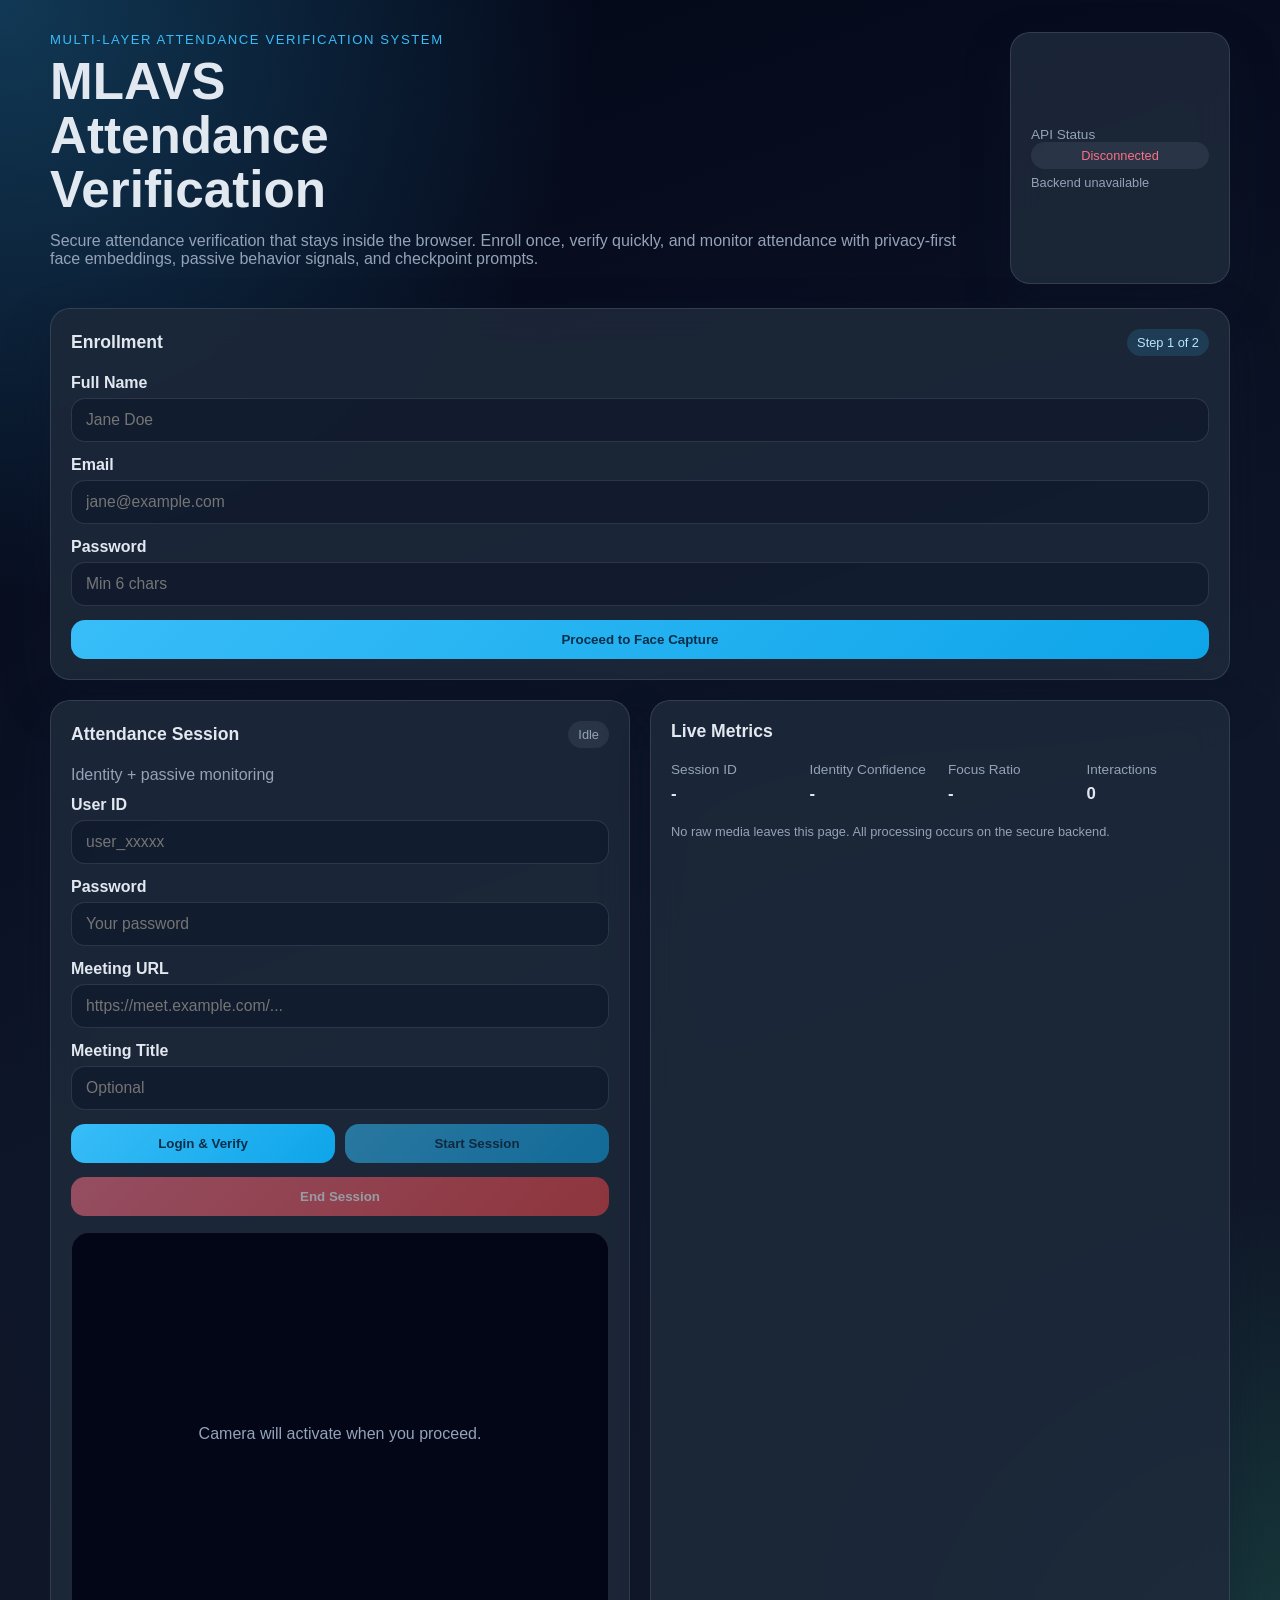
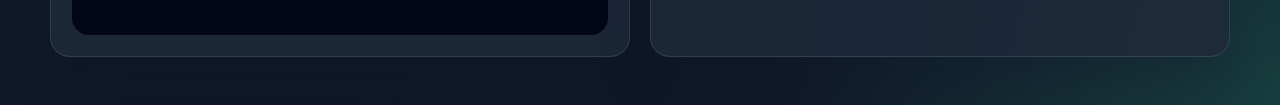
<file: frontend/index.html>
<!DOCTYPE html>
<html lang="en">
<head>
  <meta charset="UTF-8" />
  <meta name="viewport" content="width=device-width, initial-scale=1.0" />
  <title>MLAVS Attendance Verification</title>
  <link rel="stylesheet" href="styles.css" />
</head>
<body>
  <div class="app-shell">
    <header class="hero">
      <div>
        <p class="eyebrow">Multi-Layer Attendance Verification System</p>
        <h1>MLAVS Attendance Verification</h1>
        <p class="hero-copy">
          Secure attendance verification that stays inside the browser.
          Enroll once, verify quickly, and monitor attendance with privacy-first face embeddings,
          passive behavior signals, and checkpoint prompts.
        </p>
      </div>
      <div class="status-card">
        <div class="status-label">API Status</div>
        <div id="healthStatus" class="badge muted-badge">Checking...</div>
        <div id="healthHint" class="muted" style="margin-top:6px;font-size:0.8rem;">Waiting for backend</div>
      </div>
    </header>

    <main class="grid">
      <!-- ENROLLMENT PANEL -->
      <section class="panel wide" id="enrollmentPanel">
        <div class="panel-heading">
          <h2>Enrollment</h2>
          <span id="enrollmentStepNum" class="badge">Step 1 of 2</span>
        </div>

        <!-- Step 1: Info -->
        <div id="enrollmentStep1" class="stack">
          <label>Full Name <input id="enrollFullName" type="text" placeholder="Jane Doe" required /></label>
          <label>Email <input id="enrollEmail" type="email" placeholder="jane@example.com" required /></label>
          <label>Password <input id="enrollPassword" type="password" placeholder="Min 6 chars" required /></label>
          <button id="proceedToCameraBtn" class="primary">Proceed to Face Capture</button>
        </div>

        <!-- Step 2: Camera -->
        <div id="enrollmentStep2" class="stack hidden">
          <p id="enrollmentPrompt" class="muted" style="margin:0;">Position your face in the center. Good lighting helps.</p>
          <div class="camera-frame">
            <video id="enrollVideo" autoplay playsinline muted></video>
            <canvas id="enrollOverlay" style="display:none;"></canvas>
          </div>
          <div class="progress-row">
            <progress id="enrollmentProgress" value="0" max="5"></progress>
            <span id="enrollmentCount" class="muted">0 / 5</span>
          </div>
          <button id="startEnrollmentBtn" class="primary">Start Capture</button>
          <button id="retryEnrollmentBtn" class="hidden subtle-btn">Retry Current Pose</button>
        </div>

        <div id="generatedUserIdCard" class="result-card hidden">
          <h3>✓ Enrollment Complete!</h3>
          <p>Your User ID (copy this for future logins):</p>
          <code id="generatedUserId" style="word-break:break-all;"></code>
          <button id="copyUserIdBtn" class="subtle-btn" style="margin-top:8px;">Copy</button>
        </div>
      </section>

      <!-- ATTENDANCE PANEL -->
      <section class="panel" id="attendancePanel">
        <div class="panel-heading">
          <h2>Attendance Session</h2>
          <span id="sessionBadge" class="badge muted-badge">Idle</span>
        </div>
        <p class="muted" style="margin:0 0 12px;">Identity + passive monitoring</p>
        
        <div class="stack">
          <label>User ID <input id="loginUserId" type="text" placeholder="user_xxxxx" required /></label>
          <label>Password <input id="loginPassword" type="password" placeholder="Your password" required /></label>
          <label>Meeting URL <input id="meetingUrl" type="url" placeholder="https://meet.example.com/..." required /></label>
          <label>Meeting Title <input id="meetingTitle" type="text" placeholder="Optional" /></label>
          
          <div style="display:flex;gap:10px;">
            <button id="loginBtn" class="primary" style="flex:1;">Login & Verify</button>
            <button id="startAttendanceBtn" class="primary" disabled style="flex:1;">Start Session</button>
          </div>
          <button id="endSessionBtn" class="danger" disabled>End Session</button>
        </div>

        <div class="camera-frame" style="margin-top:16px;">
          <video id="attendanceVideo" autoplay playsinline muted style="display:none;"></video>
          <div id="cameraHint" class="muted" style="position:absolute;inset:0;display:flex;align-items:center;justify-content:center;">
            Camera will activate when you proceed.
          </div>
        </div>
      </section>

      <!-- STATS PANEL -->
      <section class="panel">
        <div class="panel-heading"><h3>Live Metrics</h3></div>
        <div class="stats">
          <div>
            <span class="stats-label">Session ID</span>
            <strong id="sessionIdValue">-</strong>
          </div>
          <div>
            <span class="stats-label">Identity Confidence</span>
            <strong id="identityValue">-</strong>
          </div>
          <div>
            <span class="stats-label">Focus Ratio</span>
            <strong id="focusValue">-</strong>
          </div>
          <div>
            <span class="stats-label">Interactions</span>
            <strong id="interactionValue">0</strong>
          </div>
        </div>
        <p class="muted" style="font-size:0.8rem;">No raw media leaves this page. All processing occurs on the secure backend.</p>
      </section>
    </main>
  </div>

  <div id="toast" class="toast hidden"></div>
  <script src="config.js"></script>
  <script src="app.js"></script>
</body>
</html>
</file>
<file: frontend/styles.css>
:root {
  color-scheme: light dark;
  --bg: #0f172a;
  --bg-elevated: rgba(15, 23, 42, 0.82);
  --panel: rgba(30, 41, 59, 0.86);
  --panel-border: rgba(148, 163, 184, 0.2);
  --text: #e2e8f0;
  --muted: #94a3b8;
  --accent: #38bdf8;
  --accent-strong: #0ea5e9;
  --success: #36d399;
  --danger: #fb7185;
  --shadow: 0 20px 45px rgba(15, 23, 42, 0.35);
  --radius: 20px;
}

* { box-sizing: border-box; }

body {
  margin: 0;
  min-height: 100vh;
  font-family: "Segoe UI", Tahoma, Geneva, Verdana, sans-serif;
  color: var(--text);
  background:
    radial-gradient(circle at top left, rgba(56, 189, 248, 0.28), transparent 28%),
    radial-gradient(circle at right bottom, rgba(54, 211, 153, 0.2), transparent 24%),
    linear-gradient(160deg, #020617, #0f172a 55%, #111827);
}

.app-shell {
  width: min(1180px, calc(100% - 32px));
  margin: 0 auto;
  padding: 32px 0 48px;
}

.hero {
  display: flex;
  gap: 24px;
  justify-content: space-between;
  align-items: stretch;
  margin-bottom: 24px;
}

.hero h1 {
  margin: 8px 0 12px;
  font-size: clamp(2rem, 4vw, 3.4rem);
  line-height: 1.05;
  max-width: 13ch;
}

.eyebrow {
  margin: 0;
  text-transform: uppercase;
  letter-spacing: 0.12em;
  color: var(--accent);
  font-size: 0.82rem;
}

.hero-copy, .muted { color: var(--muted); }

.status-card, .panel {
  background: var(--panel);
  border: 1px solid var(--panel-border);
  border-radius: var(--radius);
  box-shadow: var(--shadow);
  backdrop-filter: blur(18px);
}

.status-card {
  min-width: 220px;
  padding: 20px;
  display: flex;
  flex-direction: column;
  justify-content: center;
}

.status-label, .stats-label {
  color: var(--muted);
  font-size: 0.85rem;
}

.grid {
  display: grid;
  grid-template-columns: repeat(2, minmax(0, 1fr));
  gap: 20px;
}

.panel { padding: 20px; }
.wide { grid-column: 1 / -1; }

.panel-heading {
  display: flex;
  justify-content: space-between;
  align-items: center;
  gap: 12px;
  margin-bottom: 18px;
}

.panel-heading h2, .panel-heading h3 { margin: 0; font-size: 1.1rem; }

.badge {
  display: inline-flex;
  align-items: center;
  justify-content: center;
  padding: 6px 10px;
  border-radius: 999px;
  background: rgba(56, 189, 248, 0.15);
  color: #bae6fd;
  font-size: 0.8rem;
}

.subtle, .muted-badge {
  background: rgba(148, 163, 184, 0.12);
  color: var(--muted);
}

.stack { display: grid; gap: 14px; }
label { display: grid; gap: 6px; font-weight: 600; }
input, button, progress { width: 100%; }

input {
  border: 1px solid rgba(148, 163, 184, 0.2);
  background: rgba(15, 23, 42, 0.65);
  color: var(--text);
  border-radius: 14px;
  padding: 12px 14px;
  font-size: 0.98rem;
}

button {
  border: 0;
  border-radius: 14px;
  padding: 12px 16px;
  font-weight: 700;
  cursor: pointer;
  transition: transform 180ms ease, opacity 180ms ease, background 180ms ease;
  background: rgba(148, 163, 184, 0.14);
  color: var(--text);
}

button:hover { transform: translateY(-1px); }
button:disabled { opacity: 0.55; cursor: not-allowed; transform: none; }

button.primary {
  background: linear-gradient(135deg, var(--accent), var(--accent-strong));
  color: #082f49;
}

button.danger {
  background: linear-gradient(135deg, #fb7185, #ef4444);
  color: white;
}

button.subtle-btn {
  background: transparent;
  border: 1px solid rgba(148, 163, 184, 0.3);
  color: var(--muted);
  padding: 6px 12px;
  font-size: 0.85rem;
  width: auto;
}

button.subtle-btn:hover {
  border-color: var(--accent);
  color: var(--text);
}

.progress-row {
  display: flex;
  align-items: center;
  gap: 12px;
}

progress { accent-color: var(--success); }

.camera-frame {
  position: relative;
  border-radius: 18px;
  overflow: hidden;
  border: 1px solid rgba(148, 163, 184, 0.2);
  background: #020617;
  aspect-ratio: 4 / 3;
}

video, canvas {
  position: absolute;
  inset: 0;
  width: 100%;
  height: 100%;
  object-fit: cover;
  transform: scaleX(-1);
}

.stats {
  display: grid;
  grid-template-columns: repeat(4, minmax(0, 1fr));
  gap: 16px;
  margin-bottom: 20px;
}

.stats strong {
  display: block;
  margin-top: 6px;
  font-size: 1.05rem;
}

.result-card {
  border-radius: 18px;
  background: rgba(15, 23, 42, 0.65);
  padding: 18px;
  border: 1px solid rgba(148, 163, 184, 0.15);
}

.result-card h3, .result-card p { margin: 0 0 8px; }

.toast {
  position: fixed;
  right: 20px;
  bottom: 20px;
  background: rgba(15, 23, 42, 0.95);
  color: var(--text);
  border: 1px solid rgba(56, 189, 248, 0.35);
  border-radius: 14px;
  padding: 14px 16px;
  box-shadow: var(--shadow);
  max-width: min(360px, calc(100% - 40px));
}

.toast.error { border-color: rgba(251, 113, 133, 0.4); }
.hidden { display: none; }

@media (max-width: 900px) {
  .hero, .grid, .stats { grid-template-columns: 1fr; display: grid; }
  .hero { gap: 18px; }
}
</file>
